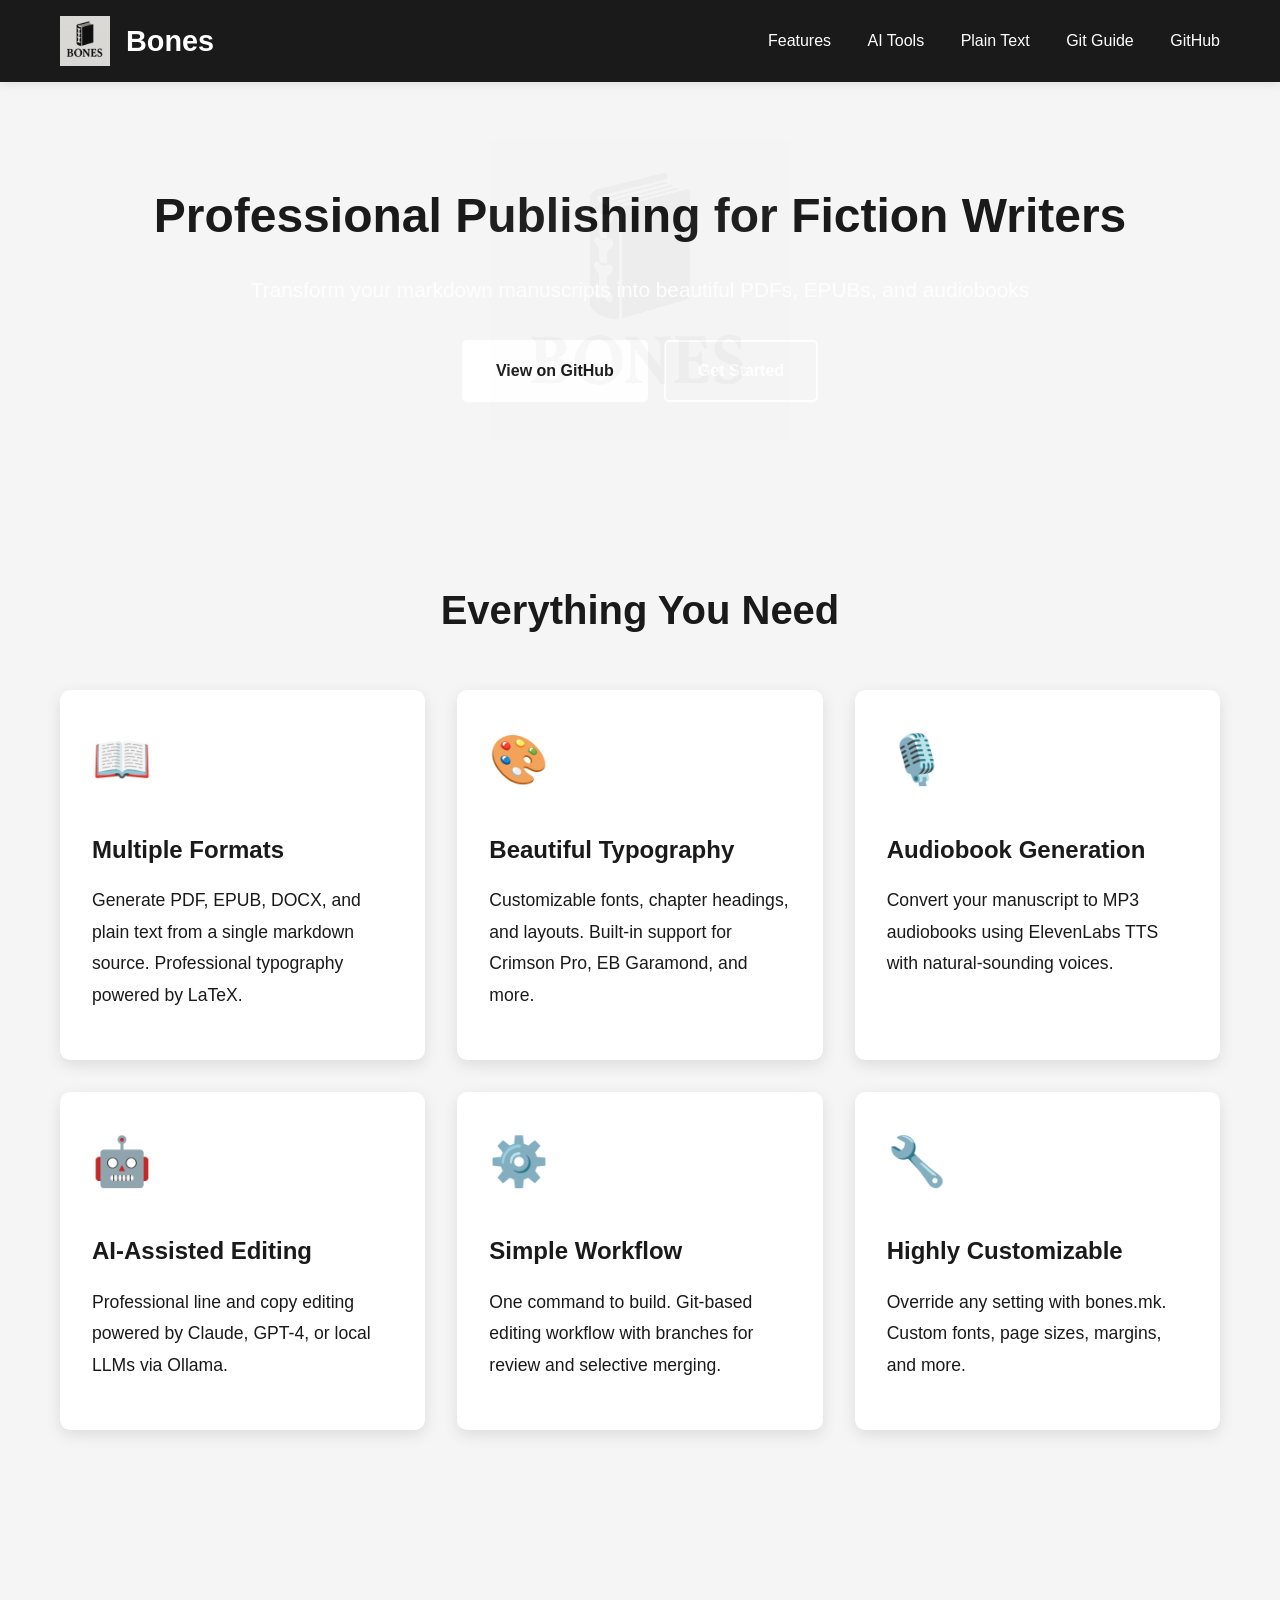
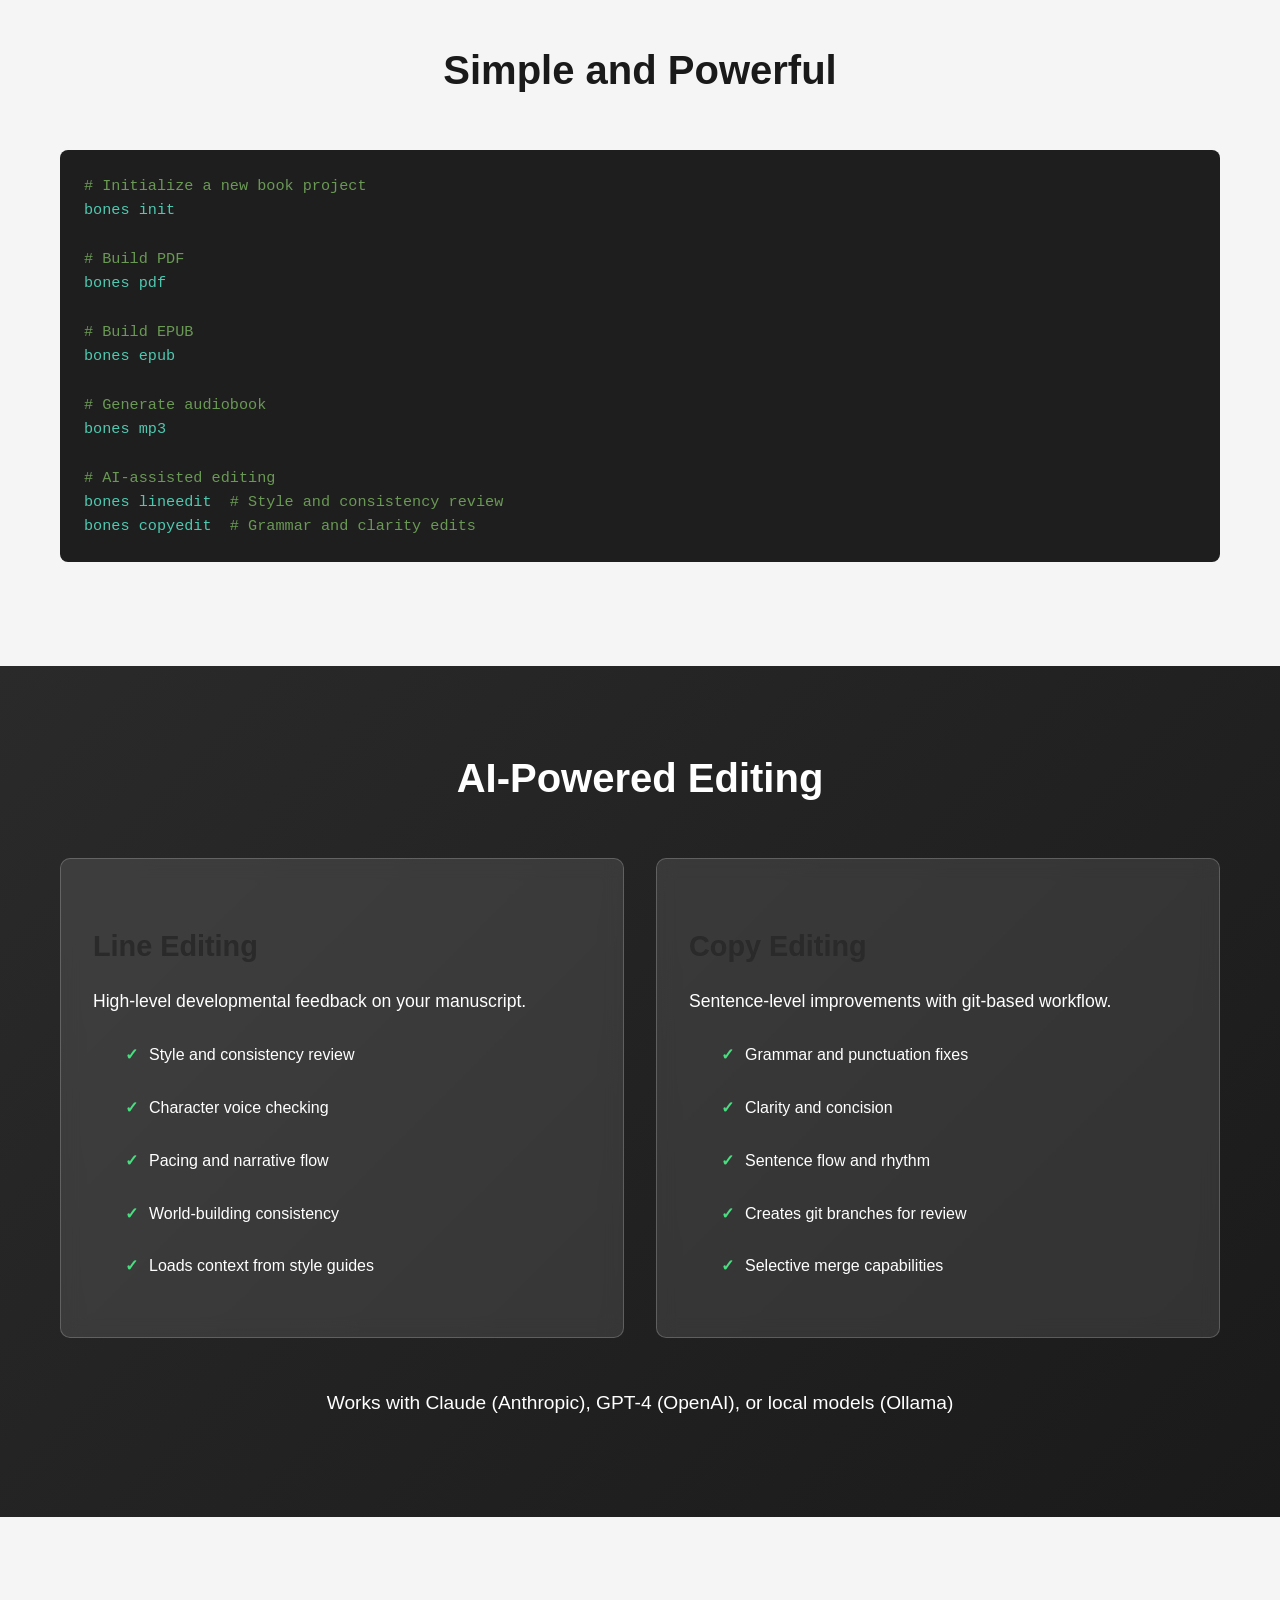
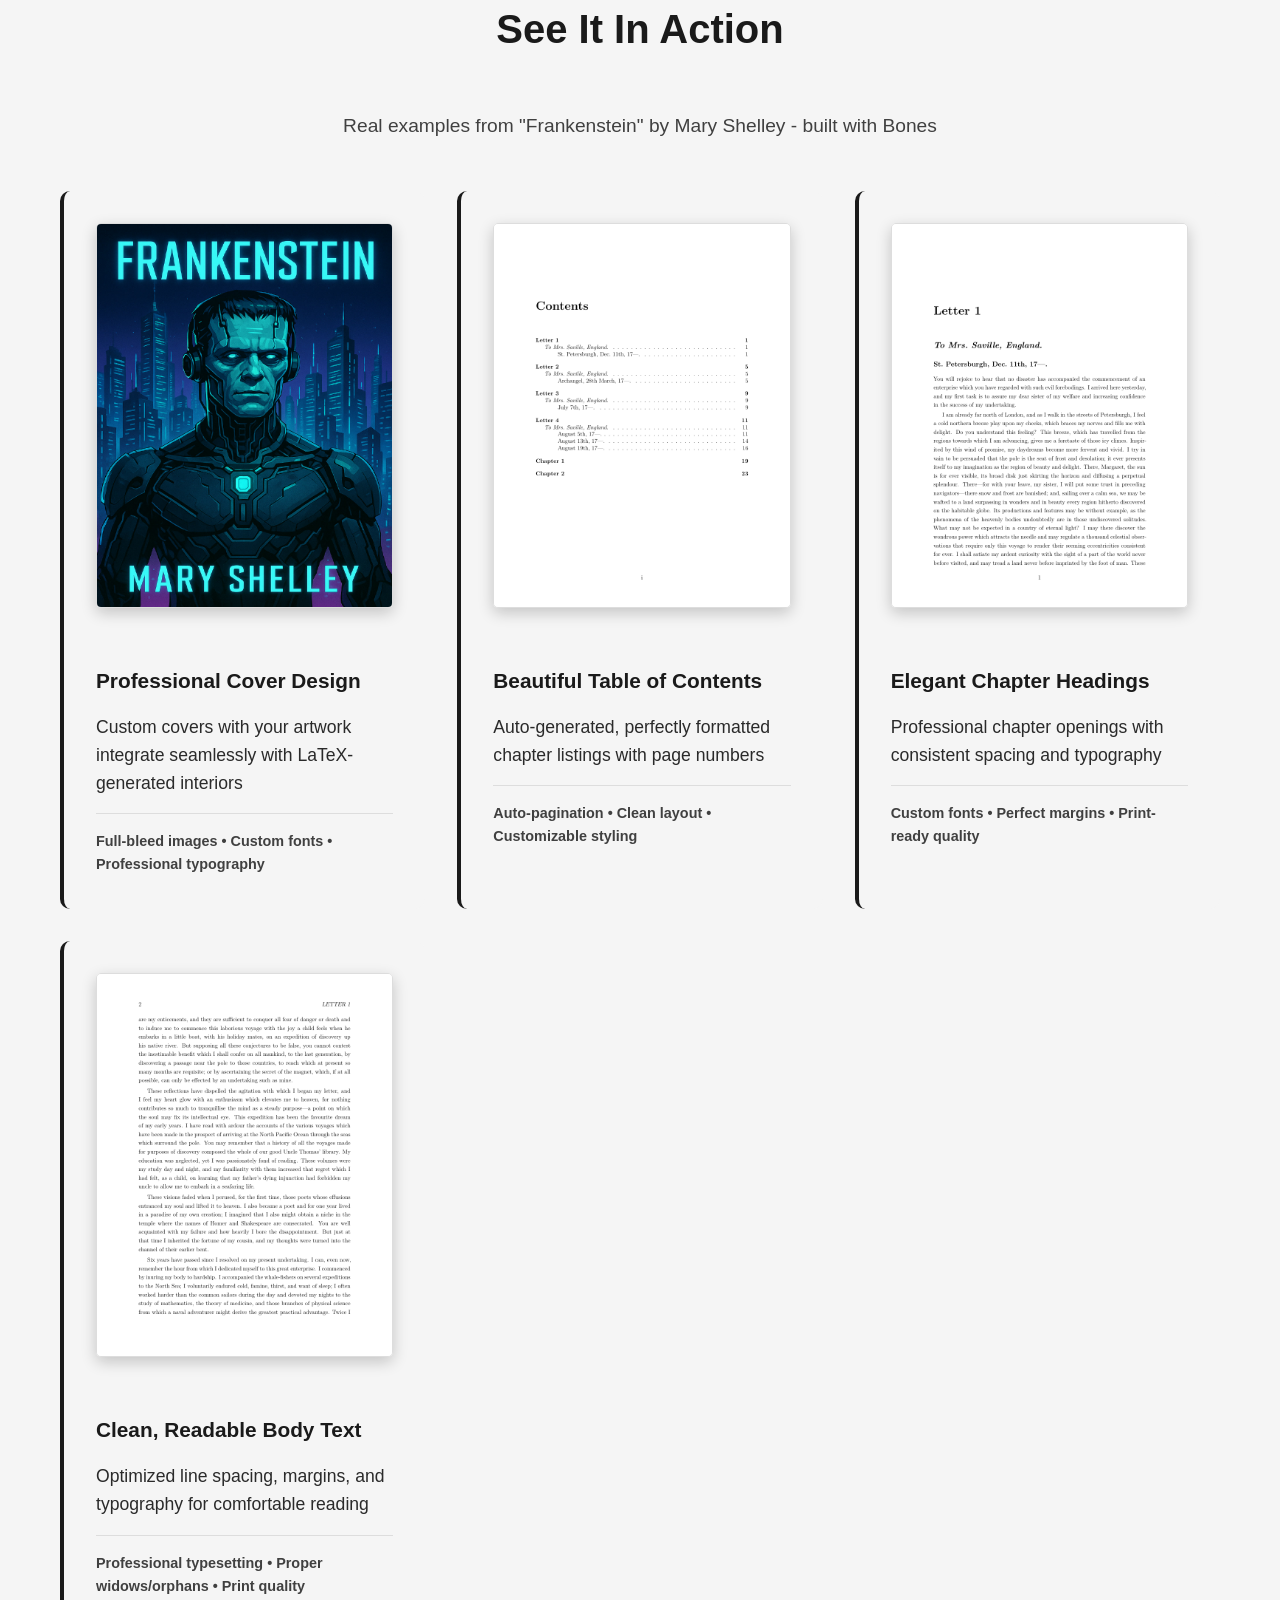
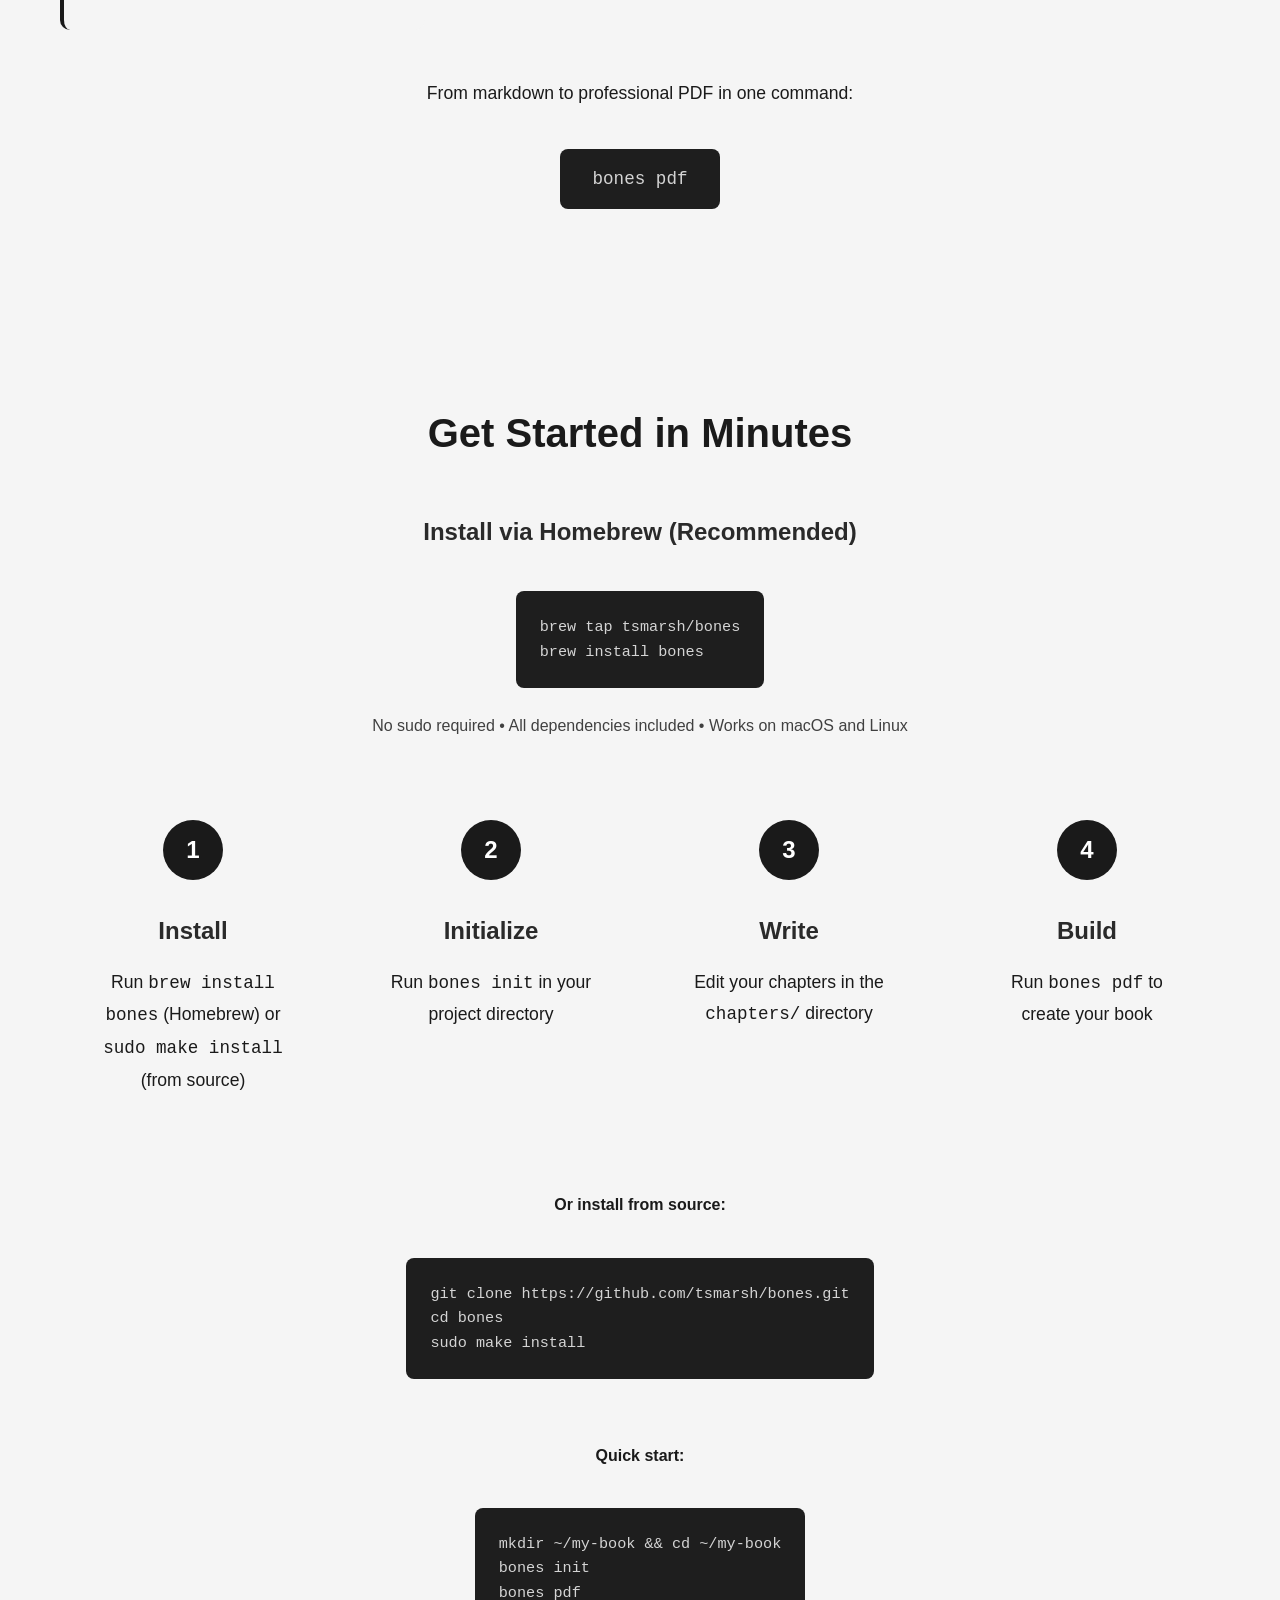
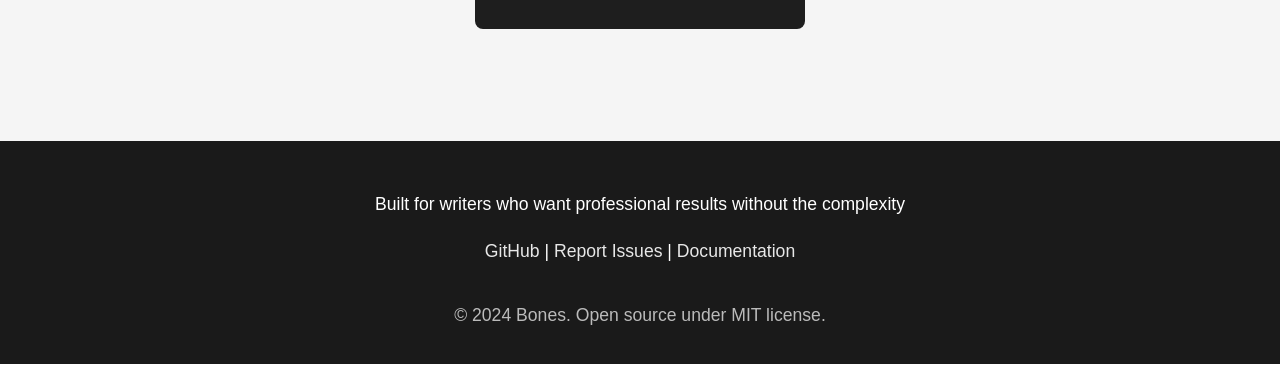
<file: docs/index.html>
<!DOCTYPE html>
<html lang="en">
<head>
    <meta charset="UTF-8">
    <meta name="viewport" content="width=device-width, initial-scale=1.0">
    <meta name="description" content="Bones - A professional publishing toolchain for fiction writers. Transform markdown into beautiful PDFs, EPUBs, and audiobooks with AI-assisted editing.">
    <title>Bones - Professional Publishing for Fiction Writers</title>
    <link rel="stylesheet" href="css/bones.css">
</head>
<body>
    <header>
        <div class="container">
            <div class="logo-container">
                <img src="images/logo.png" alt="Bones Logo" class="logo">
                <h1>Bones</h1>
            </div>
            <nav>
                <a href="#features">Features</a>
                <a href="#ai">AI Tools</a>
                <a href="plain-text-workflow.html">Plain Text</a>
                <a href="git-for-authors.html">Git Guide</a>
                <a href="https://github.com/tsmarsh/bones">GitHub</a>
            </nav>
        </div>
    </header>

    <section class="hero">
        <div class="container">
            <h2>Professional Publishing for Fiction Writers</h2>
            <p>Transform your markdown manuscripts into beautiful PDFs, EPUBs, and audiobooks</p>
            <div class="cta-buttons">
                <a href="https://github.com/tsmarsh/bones" class="btn btn-primary">View on GitHub</a>
                <a href="#install" class="btn btn-secondary">Get Started</a>
            </div>
        </div>
    </section>

    <section id="features" class="features">
        <div class="container">
            <h2 class="section-title">Everything You Need</h2>
            <div class="feature-grid">
                <div class="feature-card">
                    <div class="feature-icon">📖</div>
                    <h3>Multiple Formats</h3>
                    <p>Generate PDF, EPUB, DOCX, and plain text from a single markdown source. Professional typography powered by LaTeX.</p>
                </div>
                <div class="feature-card">
                    <div class="feature-icon">🎨</div>
                    <h3>Beautiful Typography</h3>
                    <p>Customizable fonts, chapter headings, and layouts. Built-in support for Crimson Pro, EB Garamond, and more.</p>
                </div>
                <div class="feature-card">
                    <div class="feature-icon">🎙️</div>
                    <h3>Audiobook Generation</h3>
                    <p>Convert your manuscript to MP3 audiobooks using ElevenLabs TTS with natural-sounding voices.</p>
                </div>
                <div class="feature-card">
                    <div class="feature-icon">🤖</div>
                    <h3>AI-Assisted Editing</h3>
                    <p>Professional line and copy editing powered by Claude, GPT-4, or local LLMs via Ollama.</p>
                </div>
                <div class="feature-card">
                    <div class="feature-icon">⚙️</div>
                    <h3>Simple Workflow</h3>
                    <p>One command to build. Git-based editing workflow with branches for review and selective merging.</p>
                </div>
                <div class="feature-card">
                    <div class="feature-icon">🔧</div>
                    <h3>Highly Customizable</h3>
                    <p>Override any setting with bones.mk. Custom fonts, page sizes, margins, and more.</p>
                </div>
            </div>
        </div>
    </section>

    <section class="code-demo">
        <div class="container">
            <h2 class="section-title">Simple and Powerful</h2>
            <pre><code><span class="comment"># Initialize a new book project</span>
<span class="command">bones init</span>

<span class="comment"># Build PDF</span>
<span class="command">bones pdf</span>

<span class="comment"># Build EPUB</span>
<span class="command">bones epub</span>

<span class="comment"># Generate audiobook</span>
<span class="command">bones mp3</span>

<span class="comment"># AI-assisted editing</span>
<span class="command">bones lineedit</span>  <span class="comment"># Style and consistency review</span>
<span class="command">bones copyedit</span>  <span class="comment"># Grammar and clarity edits</span></code></pre>
        </div>
    </section>

    <section id="ai" class="ai-features">
        <div class="container">
            <h2 class="section-title">AI-Powered Editing</h2>
            <div class="ai-grid">
                <div class="ai-card">
                    <h3>Line Editing</h3>
                    <p>High-level developmental feedback on your manuscript.</p>
                    <ul>
                        <li>Style and consistency review</li>
                        <li>Character voice checking</li>
                        <li>Pacing and narrative flow</li>
                        <li>World-building consistency</li>
                        <li>Loads context from style guides</li>
                    </ul>
                </div>
                <div class="ai-card">
                    <h3>Copy Editing</h3>
                    <p>Sentence-level improvements with git-based workflow.</p>
                    <ul>
                        <li>Grammar and punctuation fixes</li>
                        <li>Clarity and concision</li>
                        <li>Sentence flow and rhythm</li>
                        <li>Creates git branches for review</li>
                        <li>Selective merge capabilities</li>
                    </ul>
                </div>
            </div>
            <div style="text-align: center; margin-top: 3rem;">
                <p style="font-size: 1.2rem;">Works with Claude (Anthropic), GPT-4 (OpenAI), or local models (Ollama)</p>
            </div>
        </div>
    </section>

    <section class="showcase">
        <div class="container">
            <h2 class="section-title">See It In Action</h2>
            <p style="text-align: center; font-size: 1.2rem; margin-bottom: 3rem; color: var(--accent);">
                Real examples from "Frankenstein" by Mary Shelley - built with Bones
            </p>

            <div class="showcase-grid">
                <div class="showcase-item">
                    <img src="images/showcase/cover-01.png" alt="Frankenstein book cover" class="showcase-image">
                    <h3>Professional Cover Design</h3>
                    <p>Custom covers with your artwork integrate seamlessly with LaTeX-generated interiors</p>
                    <div class="feature-highlight">Full-bleed images • Custom fonts • Professional typography</div>
                </div>

                <div class="showcase-item">
                    <img src="images/showcase/toc-03.png" alt="Table of contents" class="showcase-image">
                    <h3>Beautiful Table of Contents</h3>
                    <p>Auto-generated, perfectly formatted chapter listings with page numbers</p>
                    <div class="feature-highlight">Auto-pagination • Clean layout • Customizable styling</div>
                </div>

                <div class="showcase-item">
                    <img src="images/showcase/chapter-05.png" alt="Chapter heading" class="showcase-image">
                    <h3>Elegant Chapter Headings</h3>
                    <p>Professional chapter openings with consistent spacing and typography</p>
                    <div class="feature-highlight">Custom fonts • Perfect margins • Print-ready quality</div>
                </div>

                <div class="showcase-item">
                    <img src="images/showcase/body-06.png" alt="Body text sample" class="showcase-image">
                    <h3>Clean, Readable Body Text</h3>
                    <p>Optimized line spacing, margins, and typography for comfortable reading</p>
                    <div class="feature-highlight">Professional typesetting • Proper widows/orphans • Print quality</div>
                </div>
            </div>

            <div style="text-align: center; margin-top: 3rem;">
                <p style="font-size: 1.1rem; margin-bottom: 1rem;">From markdown to professional PDF in one command:</p>
                <pre style="display: inline-block; text-align: left; padding: 1rem 2rem; font-size: 1.1rem;"><code>bones pdf</code></pre>
            </div>
        </div>
    </section>

    <section id="install" class="installation">
        <div class="container">
            <h2 class="section-title">Get Started in Minutes</h2>

            <div style="text-align: center; margin-bottom: 3rem;">
                <h3 style="font-size: 1.5rem; margin-bottom: 1rem;">Install via Homebrew (Recommended)</h3>
                <pre style="display: inline-block; text-align: left; margin-bottom: 1rem;"><code>brew tap tsmarsh/bones
brew install bones</code></pre>
                <p style="font-size: 1rem; color: var(--accent);">No sudo required • All dependencies included • Works on macOS and Linux</p>
            </div>

            <div class="install-steps">
                <div class="step">
                    <div class="step-number">1</div>
                    <h3>Install</h3>
                    <p>Run <code>brew install bones</code> (Homebrew) or <code>sudo make install</code> (from source)</p>
                </div>
                <div class="step">
                    <div class="step-number">2</div>
                    <h3>Initialize</h3>
                    <p>Run <code>bones init</code> in your project directory</p>
                </div>
                <div class="step">
                    <div class="step-number">3</div>
                    <h3>Write</h3>
                    <p>Edit your chapters in the <code>chapters/</code> directory</p>
                </div>
                <div class="step">
                    <div class="step-number">4</div>
                    <h3>Build</h3>
                    <p>Run <code>bones pdf</code> to create your book</p>
                </div>
            </div>

            <div style="text-align: center; margin-top: 3rem;">
                <h4 style="margin-bottom: 1rem;">Or install from source:</h4>
                <pre style="display: inline-block; text-align: left;"><code>git clone https://github.com/tsmarsh/bones.git
cd bones
sudo make install</code></pre>
            </div>

            <div style="text-align: center; margin-top: 2rem;">
                <h4 style="margin-bottom: 1rem;">Quick start:</h4>
                <pre style="display: inline-block; text-align: left;"><code>mkdir ~/my-book && cd ~/my-book
bones init
bones pdf</code></pre>
            </div>
        </div>
    </section>

    <footer>
        <div class="container">
            <p style="margin-bottom: 1rem; font-size: 1.1rem;">Built for writers who want professional results without the complexity</p>
            <p><a href="https://github.com/tsmarsh/bones">GitHub</a> | <a href="https://github.com/tsmarsh/bones/issues">Report Issues</a> | <a href="https://github.com/tsmarsh/bones/blob/main/README.md">Documentation</a></p>
            <p style="margin-top: 2rem; opacity: 0.7;">&copy; 2024 Bones. Open source under MIT license.</p>
        </div>
    </footer>
</body>
</html>
</file>
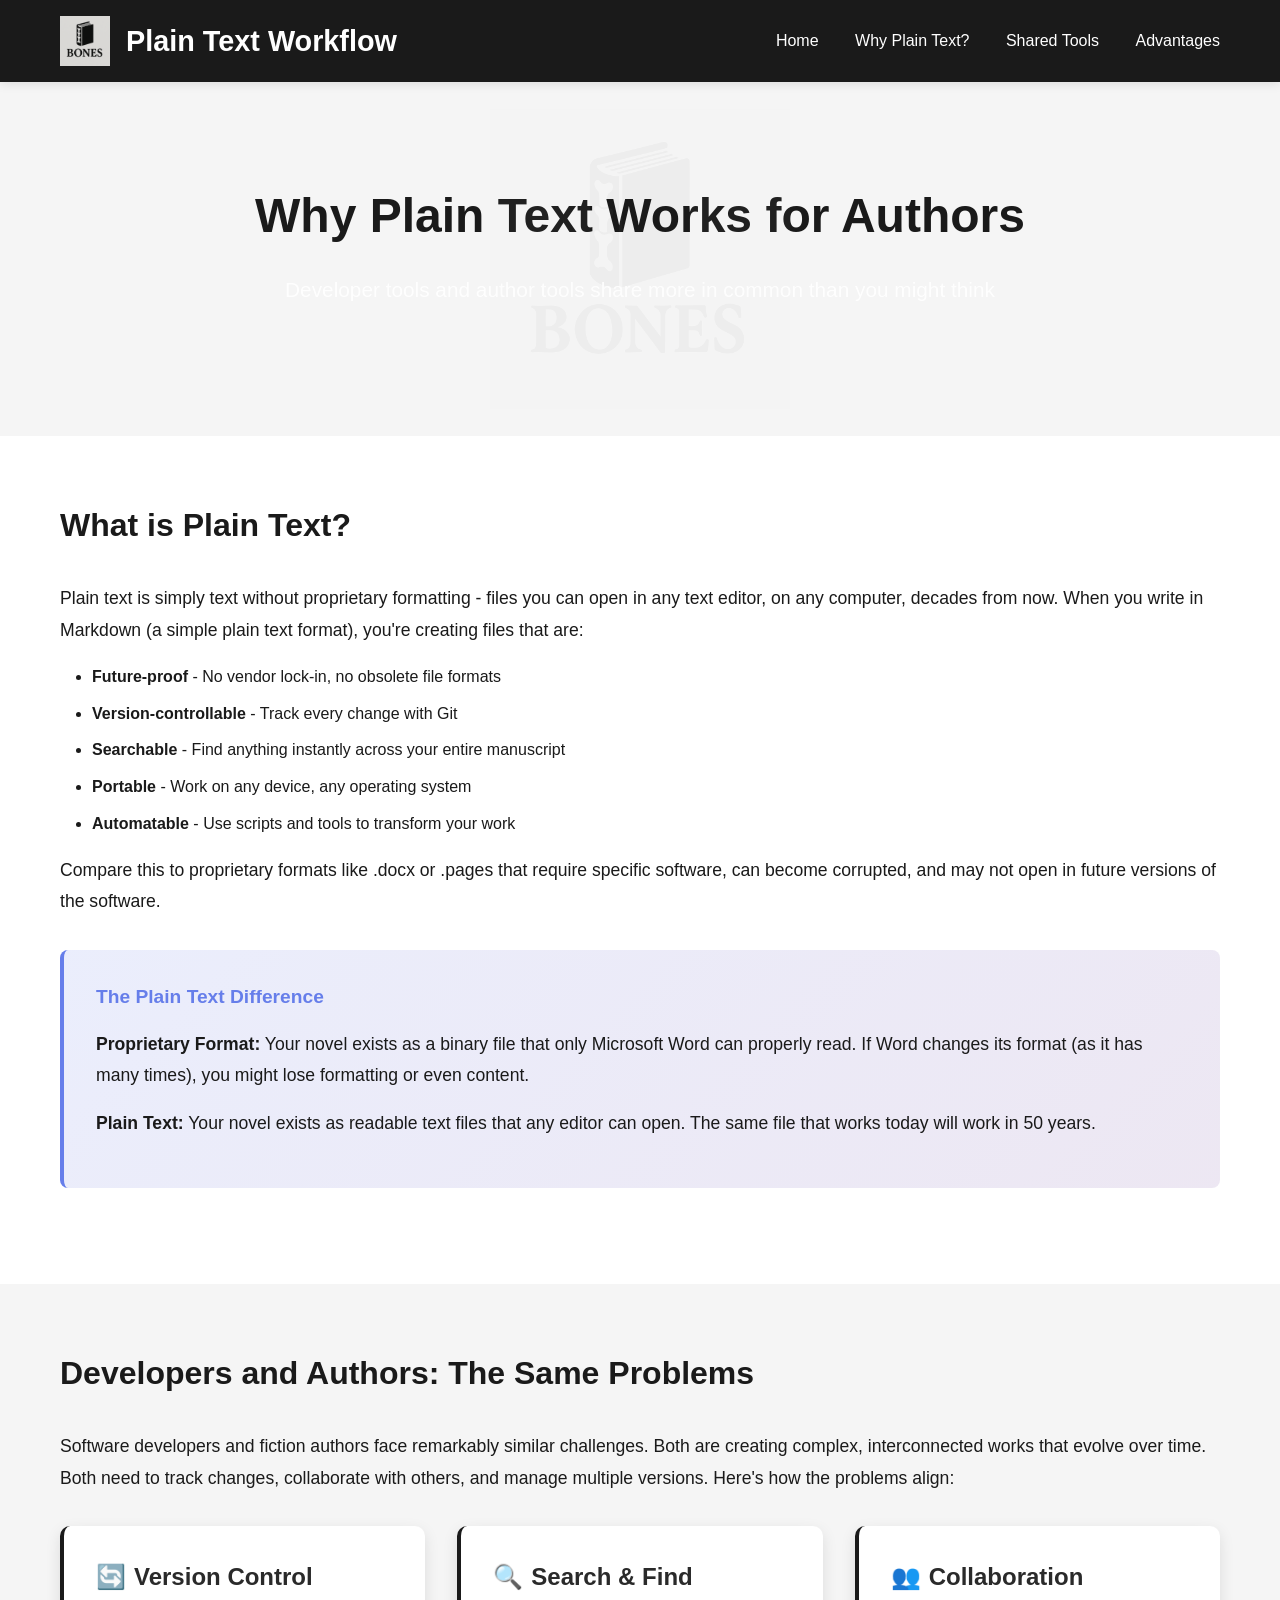
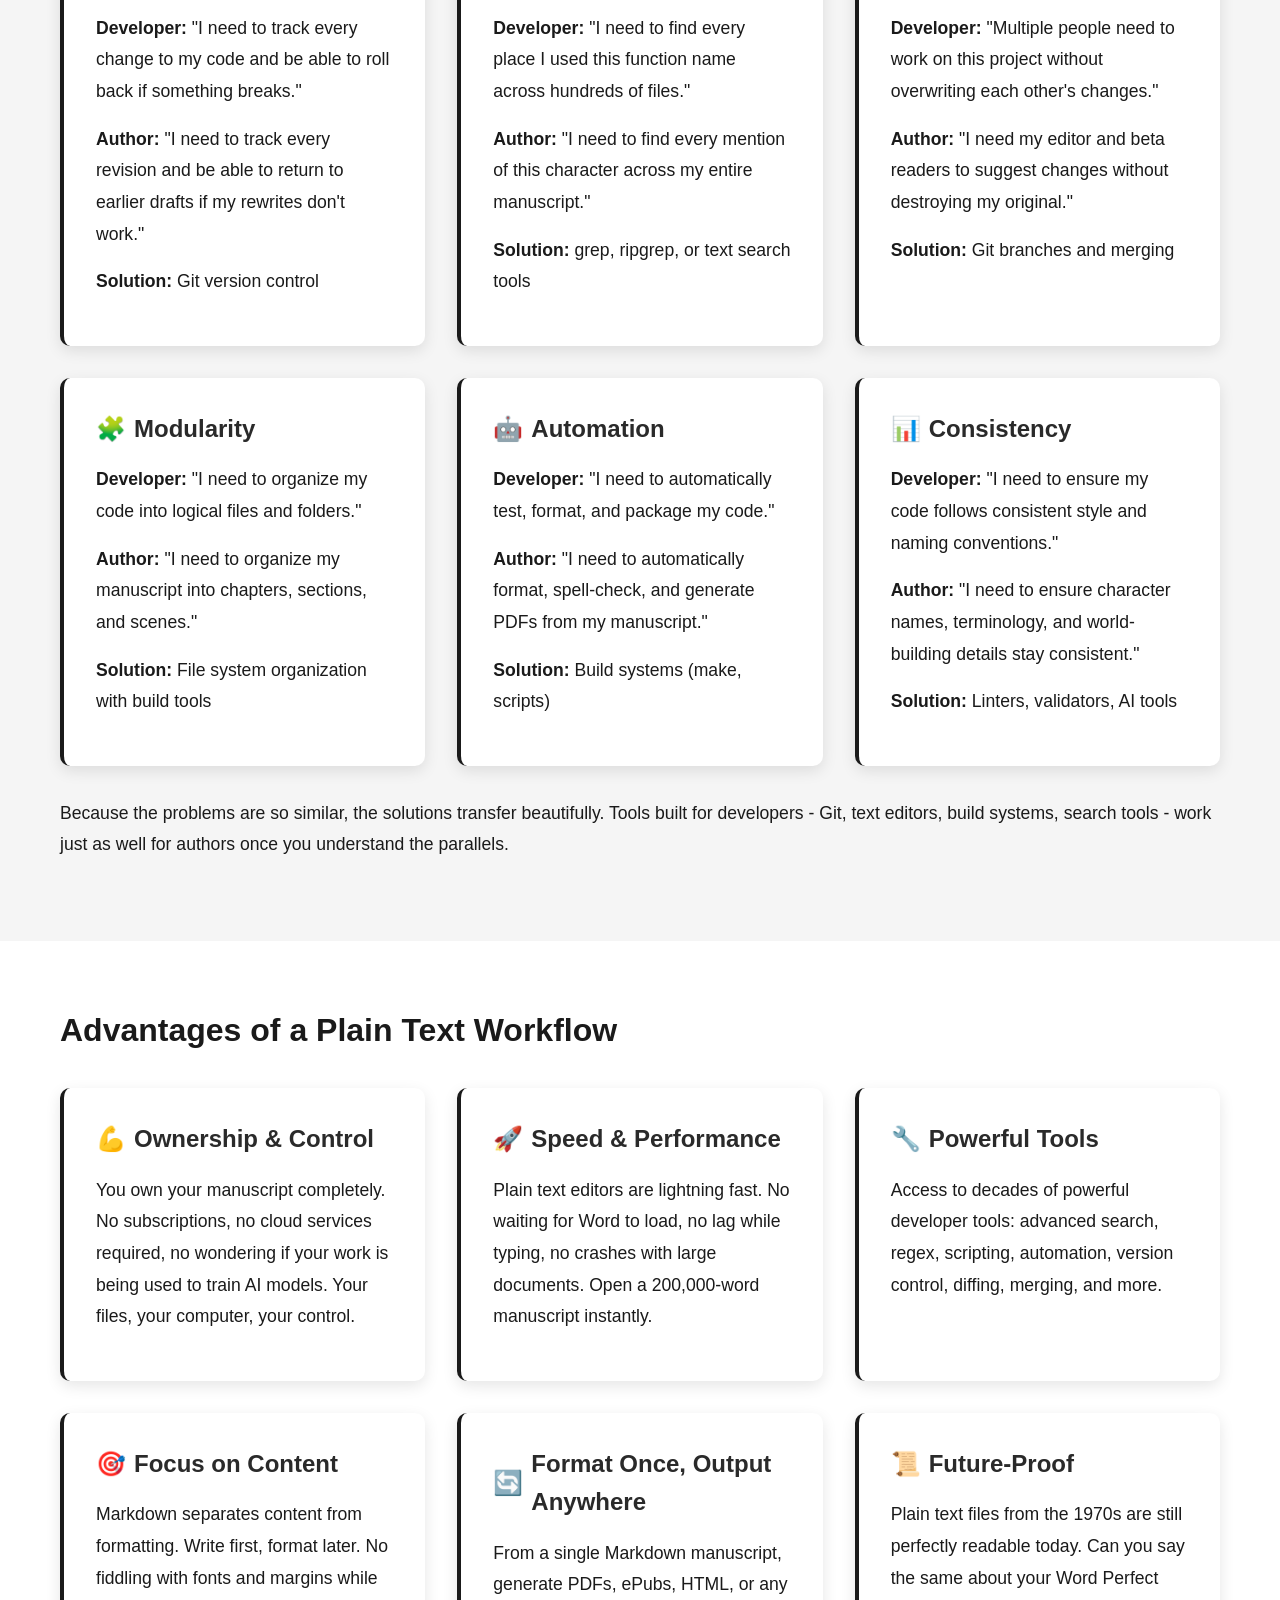
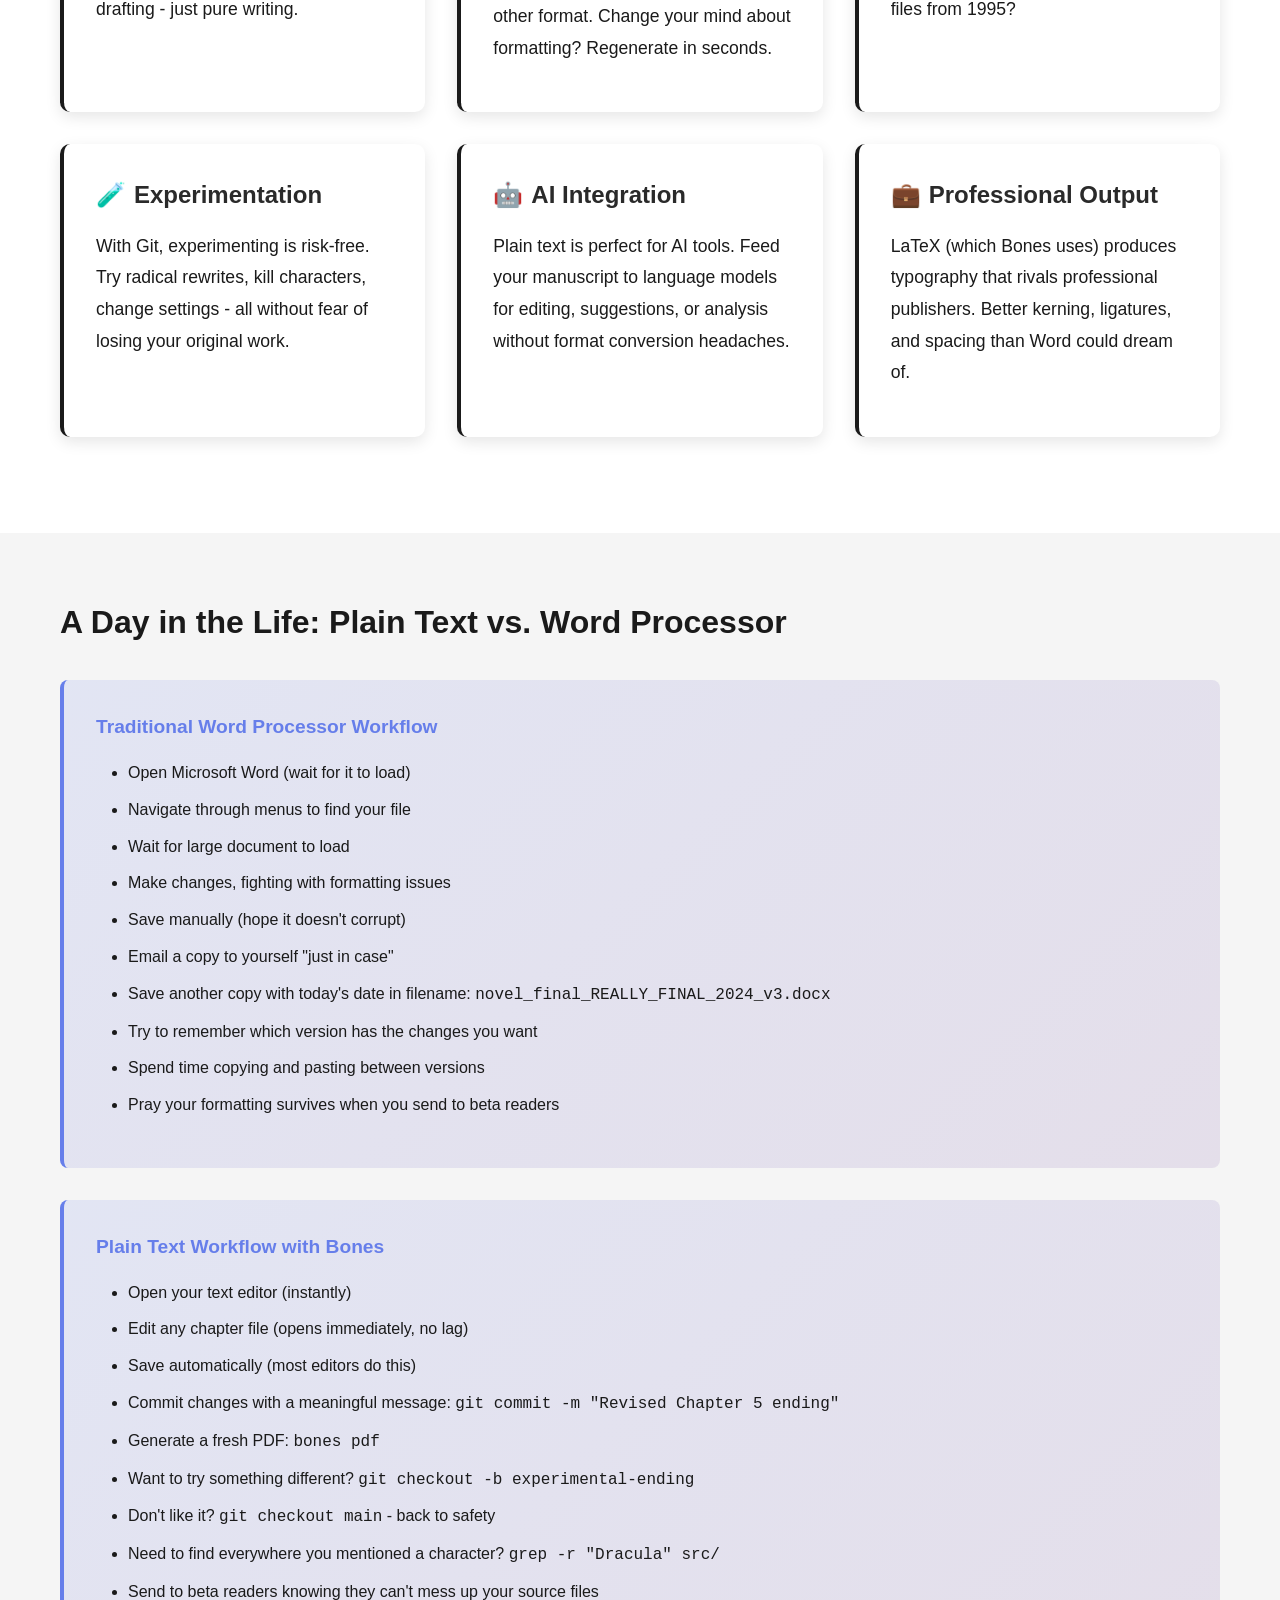
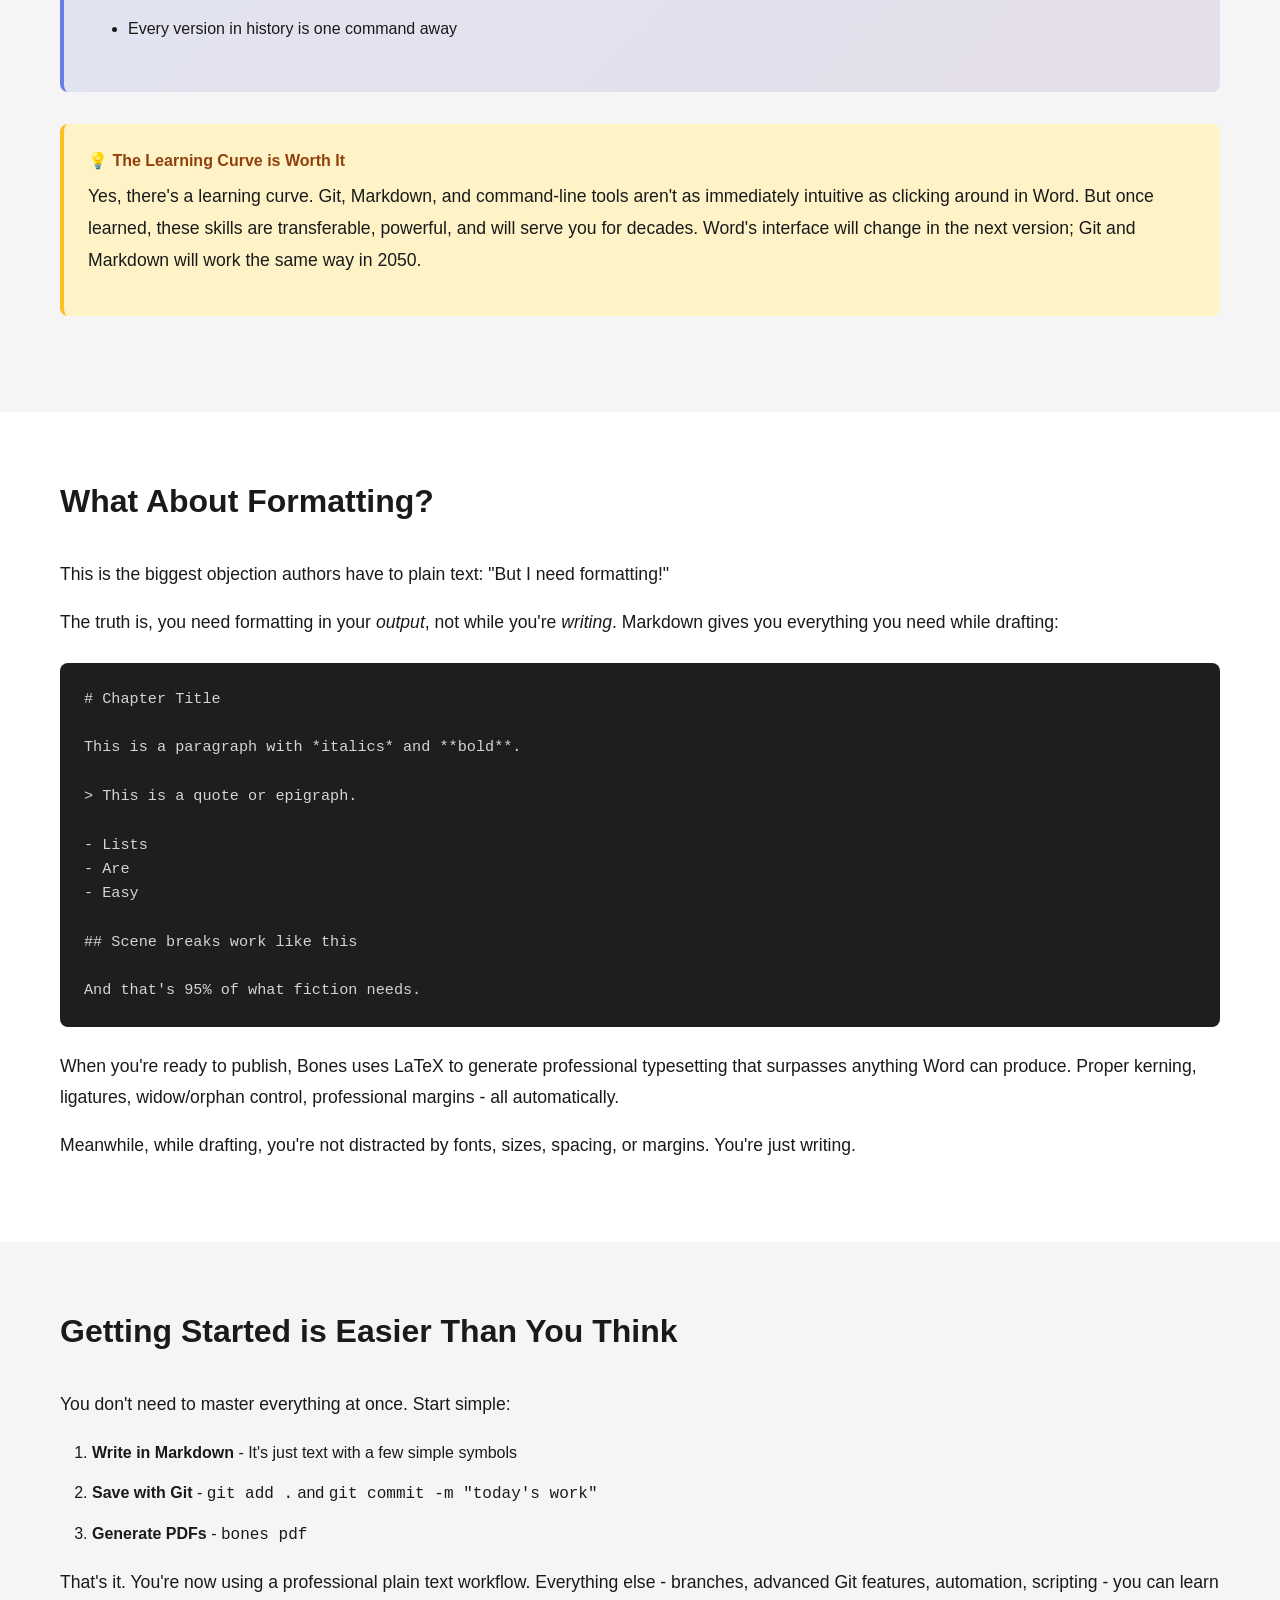
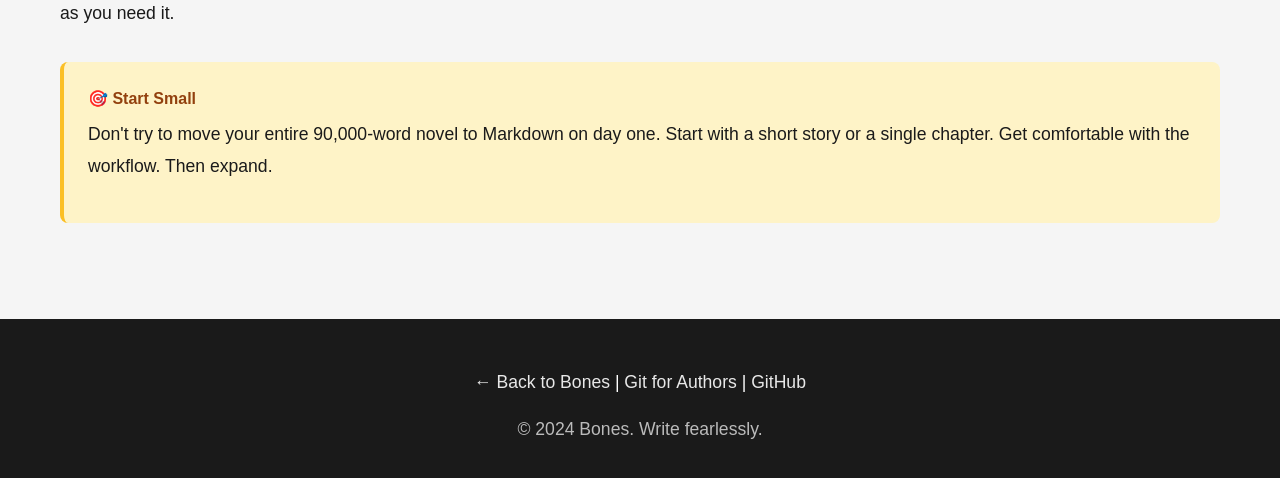
<file: docs/plain-text-workflow.html>
<!DOCTYPE html>
<html lang="en">
<head>
    <meta charset="UTF-8">
    <meta name="viewport" content="width=device-width, initial-scale=1.0">
    <meta name="description" content="Why Plain Text Workflows Work for Authors - Bones Publishing">
    <title>Plain Text Workflow for Authors - Bones Publishing</title>
    <link rel="stylesheet" href="css/bones.css">
</head>
<body>
    <header>
        <div class="container">
            <div class="logo-container">
                <img src="images/logo.png" alt="Bones Logo" class="logo">
                <h1>Plain Text Workflow</h1>
            </div>
            <nav>
                <a href="index.html">Home</a>
                <a href="#why-plain-text">Why Plain Text?</a>
                <a href="#developers-and-authors">Shared Tools</a>
                <a href="#advantages">Advantages</a>
            </nav>
        </div>
    </header>

    <section class="hero">
        <div class="container">
            <h2>Why Plain Text Works for Authors</h2>
            <p>Developer tools and author tools share more in common than you might think</p>
        </div>
    </section>

    <section id="why-plain-text">
        <div class="container">
            <h2>What is Plain Text?</h2>
            <p>Plain text is simply text without proprietary formatting - files you can open in any text editor, on any computer, decades from now. When you write in Markdown (a simple plain text format), you're creating files that are:</p>

            <ul>
                <li><strong>Future-proof</strong> - No vendor lock-in, no obsolete file formats</li>
                <li><strong>Version-controllable</strong> - Track every change with Git</li>
                <li><strong>Searchable</strong> - Find anything instantly across your entire manuscript</li>
                <li><strong>Portable</strong> - Work on any device, any operating system</li>
                <li><strong>Automatable</strong> - Use scripts and tools to transform your work</li>
            </ul>

            <p>Compare this to proprietary formats like .docx or .pages that require specific software, can become corrupted, and may not open in future versions of the software.</p>

            <div class="workflow">
                <h4>The Plain Text Difference</h4>
                <p><strong>Proprietary Format:</strong> Your novel exists as a binary file that only Microsoft Word can properly read. If Word changes its format (as it has many times), you might lose formatting or even content.</p>
                <p><strong>Plain Text:</strong> Your novel exists as readable text files that any editor can open. The same file that works today will work in 50 years.</p>
            </div>
        </div>
    </section>

    <section id="developers-and-authors">
        <div class="container">
            <h2>Developers and Authors: The Same Problems</h2>
            <p>Software developers and fiction authors face remarkably similar challenges. Both are creating complex, interconnected works that evolve over time. Both need to track changes, collaborate with others, and manage multiple versions. Here's how the problems align:</p>

            <div class="comparison-grid">
                <div class="comparison-card">
                    <h3><span class="comparison-icon">🔄</span> Version Control</h3>
                    <p><strong>Developer:</strong> "I need to track every change to my code and be able to roll back if something breaks."</p>
                    <p><strong>Author:</strong> "I need to track every revision and be able to return to earlier drafts if my rewrites don't work."</p>
                    <p><strong>Solution:</strong> Git version control</p>
                </div>

                <div class="comparison-card">
                    <h3><span class="comparison-icon">🔍</span> Search & Find</h3>
                    <p><strong>Developer:</strong> "I need to find every place I used this function name across hundreds of files."</p>
                    <p><strong>Author:</strong> "I need to find every mention of this character across my entire manuscript."</p>
                    <p><strong>Solution:</strong> grep, ripgrep, or text search tools</p>
                </div>

                <div class="comparison-card">
                    <h3><span class="comparison-icon">👥</span> Collaboration</h3>
                    <p><strong>Developer:</strong> "Multiple people need to work on this project without overwriting each other's changes."</p>
                    <p><strong>Author:</strong> "I need my editor and beta readers to suggest changes without destroying my original."</p>
                    <p><strong>Solution:</strong> Git branches and merging</p>
                </div>

                <div class="comparison-card">
                    <h3><span class="comparison-icon">🧩</span> Modularity</h3>
                    <p><strong>Developer:</strong> "I need to organize my code into logical files and folders."</p>
                    <p><strong>Author:</strong> "I need to organize my manuscript into chapters, sections, and scenes."</p>
                    <p><strong>Solution:</strong> File system organization with build tools</p>
                </div>

                <div class="comparison-card">
                    <h3><span class="comparison-icon">🤖</span> Automation</h3>
                    <p><strong>Developer:</strong> "I need to automatically test, format, and package my code."</p>
                    <p><strong>Author:</strong> "I need to automatically format, spell-check, and generate PDFs from my manuscript."</p>
                    <p><strong>Solution:</strong> Build systems (make, scripts)</p>
                </div>

                <div class="comparison-card">
                    <h3><span class="comparison-icon">📊</span> Consistency</h3>
                    <p><strong>Developer:</strong> "I need to ensure my code follows consistent style and naming conventions."</p>
                    <p><strong>Author:</strong> "I need to ensure character names, terminology, and world-building details stay consistent."</p>
                    <p><strong>Solution:</strong> Linters, validators, AI tools</p>
                </div>
            </div>

            <p>Because the problems are so similar, the solutions transfer beautifully. Tools built for developers - Git, text editors, build systems, search tools - work just as well for authors once you understand the parallels.</p>
        </div>
    </section>

    <section id="advantages">
        <div class="container">
            <h2>Advantages of a Plain Text Workflow</h2>

            <div class="benefits">
                <div class="benefit-card">
                    <h3><span class="benefit-icon">💪</span> Ownership & Control</h3>
                    <p>You own your manuscript completely. No subscriptions, no cloud services required, no wondering if your work is being used to train AI models. Your files, your computer, your control.</p>
                </div>

                <div class="benefit-card">
                    <h3><span class="benefit-icon">🚀</span> Speed & Performance</h3>
                    <p>Plain text editors are lightning fast. No waiting for Word to load, no lag while typing, no crashes with large documents. Open a 200,000-word manuscript instantly.</p>
                </div>

                <div class="benefit-card">
                    <h3><span class="benefit-icon">🔧</span> Powerful Tools</h3>
                    <p>Access to decades of powerful developer tools: advanced search, regex, scripting, automation, version control, diffing, merging, and more.</p>
                </div>

                <div class="benefit-card">
                    <h3><span class="benefit-icon">🎯</span> Focus on Content</h3>
                    <p>Markdown separates content from formatting. Write first, format later. No fiddling with fonts and margins while drafting - just pure writing.</p>
                </div>

                <div class="benefit-card">
                    <h3><span class="benefit-icon">🔄</span> Format Once, Output Anywhere</h3>
                    <p>From a single Markdown manuscript, generate PDFs, ePubs, HTML, or any other format. Change your mind about formatting? Regenerate in seconds.</p>
                </div>

                <div class="benefit-card">
                    <h3><span class="benefit-icon">📜</span> Future-Proof</h3>
                    <p>Plain text files from the 1970s are still perfectly readable today. Can you say the same about your Word Perfect files from 1995?</p>
                </div>

                <div class="benefit-card">
                    <h3><span class="benefit-icon">🧪</span> Experimentation</h3>
                    <p>With Git, experimenting is risk-free. Try radical rewrites, kill characters, change settings - all without fear of losing your original work.</p>
                </div>

                <div class="benefit-card">
                    <h3><span class="benefit-icon">🤖</span> AI Integration</h3>
                    <p>Plain text is perfect for AI tools. Feed your manuscript to language models for editing, suggestions, or analysis without format conversion headaches.</p>
                </div>

                <div class="benefit-card">
                    <h3><span class="benefit-icon">💼</span> Professional Output</h3>
                    <p>LaTeX (which Bones uses) produces typography that rivals professional publishers. Better kerning, ligatures, and spacing than Word could dream of.</p>
                </div>
            </div>
        </div>
    </section>

    <section>
        <div class="container">
            <h2>A Day in the Life: Plain Text vs. Word Processor</h2>

            <div class="workflow">
                <h4>Traditional Word Processor Workflow</h4>
                <ul>
                    <li>Open Microsoft Word (wait for it to load)</li>
                    <li>Navigate through menus to find your file</li>
                    <li>Wait for large document to load</li>
                    <li>Make changes, fighting with formatting issues</li>
                    <li>Save manually (hope it doesn't corrupt)</li>
                    <li>Email a copy to yourself "just in case"</li>
                    <li>Save another copy with today's date in filename: <code>novel_final_REALLY_FINAL_2024_v3.docx</code></li>
                    <li>Try to remember which version has the changes you want</li>
                    <li>Spend time copying and pasting between versions</li>
                    <li>Pray your formatting survives when you send to beta readers</li>
                </ul>
            </div>

            <div class="workflow">
                <h4>Plain Text Workflow with Bones</h4>
                <ul>
                    <li>Open your text editor (instantly)</li>
                    <li>Edit any chapter file (opens immediately, no lag)</li>
                    <li>Save automatically (most editors do this)</li>
                    <li>Commit changes with a meaningful message: <code>git commit -m "Revised Chapter 5 ending"</code></li>
                    <li>Generate a fresh PDF: <code>bones pdf</code></li>
                    <li>Want to try something different? <code>git checkout -b experimental-ending</code></li>
                    <li>Don't like it? <code>git checkout main</code> - back to safety</li>
                    <li>Need to find everywhere you mentioned a character? <code>grep -r "Dracula" src/</code></li>
                    <li>Send to beta readers knowing they can't mess up your source files</li>
                    <li>Every version in history is one command away</li>
                </ul>
            </div>

            <div class="tip">
                <div class="tip-title">💡 The Learning Curve is Worth It</div>
                <p>Yes, there's a learning curve. Git, Markdown, and command-line tools aren't as immediately intuitive as clicking around in Word. But once learned, these skills are transferable, powerful, and will serve you for decades. Word's interface will change in the next version; Git and Markdown will work the same way in 2050.</p>
            </div>
        </div>
    </section>

    <section>
        <div class="container">
            <h2>What About Formatting?</h2>
            <p>This is the biggest objection authors have to plain text: "But I need formatting!"</p>

            <p>The truth is, you need formatting in your <em>output</em>, not while you're <em>writing</em>. Markdown gives you everything you need while drafting:</p>

            <pre><code># Chapter Title

This is a paragraph with *italics* and **bold**.

> This is a quote or epigraph.

- Lists
- Are
- Easy

## Scene breaks work like this

And that's 95% of what fiction needs.</code></pre>

            <p>When you're ready to publish, Bones uses LaTeX to generate professional typesetting that surpasses anything Word can produce. Proper kerning, ligatures, widow/orphan control, professional margins - all automatically.</p>

            <p>Meanwhile, while drafting, you're not distracted by fonts, sizes, spacing, or margins. You're just writing.</p>
        </div>
    </section>

    <section>
        <div class="container">
            <h2>Getting Started is Easier Than You Think</h2>
            <p>You don't need to master everything at once. Start simple:</p>

            <ol style="margin-left: 2rem; line-height: 2;">
                <li><strong>Write in Markdown</strong> - It's just text with a few simple symbols</li>
                <li><strong>Save with Git</strong> - <code>git add .</code> and <code>git commit -m "today's work"</code></li>
                <li><strong>Generate PDFs</strong> - <code>bones pdf</code></li>
            </ol>

            <p>That's it. You're now using a professional plain text workflow. Everything else - branches, advanced Git features, automation, scripting - you can learn as you need it.</p>

            <div class="tip">
                <div class="tip-title">🎯 Start Small</div>
                <p>Don't try to move your entire 90,000-word novel to Markdown on day one. Start with a short story or a single chapter. Get comfortable with the workflow. Then expand.</p>
            </div>
        </div>
    </section>

    <footer>
        <div class="container">
            <p><a href="index.html">← Back to Bones</a> | <a href="git-for-authors.html">Git for Authors</a> | <a href="https://github.com/tsmarsh/bones">GitHub</a></p>
            <p style="margin-top: 1rem; opacity: 0.7;">&copy; 2024 Bones. Write fearlessly.</p>
        </div>
    </footer>
</body>
</html>
</file>
<file: docs/css/bones.css>
/* Bones Documentation Styles */

* {
    margin: 0;
    padding: 0;
    box-sizing: border-box;
}

:root {
    --primary: #1a1a1a;
    --secondary: #2a2a2a;
    --accent: #404040;
    --light: #f5f5f5;
    --dark: #0a0a0a;
    --code-bg: #1e1e1e;
    --bone-white: #e8e8e8;
    --success: #4ade80;
    --warning: #fbbf24;
}

body {
    font-family: -apple-system, BlinkMacSystemFont, 'Segoe UI', Roboto, 'Helvetica Neue', Arial, sans-serif;
    line-height: 1.6;
    color: var(--primary);
    background: #fff;
}

.container {
    max-width: 1200px;
    margin: 0 auto;
    padding: 0 20px;
}

/* Header */
header {
    background: var(--primary);
    color: white;
    padding: 1rem 0;
    position: sticky;
    top: 0;
    z-index: 100;
    box-shadow: 0 2px 10px rgba(0,0,0,0.1);
}

header .container {
    display: flex;
    justify-content: space-between;
    align-items: center;
}

header .logo-container {
    display: flex;
    align-items: center;
    gap: 1rem;
}

header .logo {
    height: 50px;
    width: auto;
}

header h1 {
    font-size: 1.8rem;
    font-weight: 700;
}

nav a {
    color: white;
    text-decoration: none;
    margin-left: 2rem;
    font-weight: 500;
    transition: color 0.3s;
}

nav a:hover {
    color: var(--bone-white);
}

/* Hero */
.hero {
    background: linear-gradient(135deg, var(--dark) 0%, var(--secondary) 100%);
    color: white;
    padding: 6rem 0;
    text-align: center;
    position: relative;
    overflow: hidden;
}

.hero::before {
    content: '';
    position: absolute;
    top: 50%;
    left: 50%;
    transform: translate(-50%, -50%);
    width: 300px;
    height: 300px;
    background-image: url('../images/logo.png');
    background-size: contain;
    background-repeat: no-repeat;
    opacity: 0.03;
    pointer-events: none;
}

.hero h2 {
    font-size: 3rem;
    margin-bottom: 1rem;
    font-weight: 700;
}

.hero p {
    font-size: 1.3rem;
    margin-bottom: 2rem;
    opacity: 0.9;
}

/* Buttons */
.cta-buttons {
    display: flex;
    gap: 1rem;
    justify-content: center;
    flex-wrap: wrap;
}

.btn {
    display: inline-block;
    padding: 1rem 2rem;
    border-radius: 5px;
    text-decoration: none;
    font-weight: 600;
    transition: all 0.3s;
    border: 2px solid transparent;
}

.btn-primary {
    background: white;
    color: var(--primary);
}

.btn-primary:hover {
    background: var(--bone-white);
    transform: translateY(-2px);
    box-shadow: 0 5px 15px rgba(255, 255, 255, 0.3);
}

.btn-secondary {
    background: transparent;
    color: white;
    border: 2px solid white;
}

.btn-secondary:hover {
    background: white;
    color: var(--primary);
}

/* Content sections */
section {
    padding: 4rem 0;
}

section:nth-child(even) {
    background: var(--light);
}

h2 {
    font-size: 2rem;
    margin-bottom: 2rem;
    color: var(--primary);
}

h3 {
    font-size: 1.5rem;
    margin: 2rem 0 1rem;
    color: var(--secondary);
}

p {
    margin-bottom: 1rem;
    font-size: 1.1rem;
    line-height: 1.8;
}

/* Section title */
.section-title {
    text-align: center;
    font-size: 2.5rem;
    margin-bottom: 3rem;
    color: var(--primary);
}

/* Features */
.features {
    padding: 5rem 0;
    background: var(--light);
}

.feature-grid {
    display: grid;
    grid-template-columns: repeat(auto-fit, minmax(300px, 1fr));
    gap: 2rem;
    margin-bottom: 3rem;
}

.feature-card {
    background: white;
    padding: 2rem;
    border-radius: 10px;
    box-shadow: 0 5px 15px rgba(0,0,0,0.1);
    transition: transform 0.3s;
}

.feature-card:hover {
    transform: translateY(-5px);
}

.feature-card h3 {
    color: var(--primary);
    margin-bottom: 1rem;
    font-size: 1.5rem;
}

.feature-icon {
    font-size: 3rem;
    margin-bottom: 1rem;
}

/* Benefits list */
.benefits {
    display: grid;
    grid-template-columns: repeat(auto-fit, minmax(300px, 1fr));
    gap: 2rem;
    margin: 2rem 0;
}

.benefit-card {
    background: white;
    padding: 2rem;
    border-radius: 10px;
    border-left: 4px solid var(--primary);
    box-shadow: 0 5px 15px rgba(0,0,0,0.1);
}

.benefit-card h3 {
    margin-top: 0;
    display: flex;
    align-items: center;
    gap: 0.5rem;
}

.benefit-icon {
    font-size: 1.5rem;
}

/* Comparison grid */
.comparison-grid {
    display: grid;
    grid-template-columns: repeat(auto-fit, minmax(300px, 1fr));
    gap: 2rem;
    margin: 2rem 0;
}

.comparison-card {
    background: white;
    padding: 2rem;
    border-radius: 10px;
    border-left: 4px solid var(--primary);
    box-shadow: 0 5px 15px rgba(0,0,0,0.1);
}

.comparison-card h3 {
    margin-top: 0;
    display: flex;
    align-items: center;
    gap: 0.5rem;
}

.comparison-icon {
    font-size: 1.5rem;
}

/* Code blocks */
.code-demo {
    padding: 5rem 0;
    background: white;
}

pre {
    background: var(--code-bg);
    color: #d4d4d4;
    padding: 1.5rem;
    border-radius: 8px;
    overflow-x: auto;
    margin: 1.5rem 0;
    font-size: 0.95rem;
}

code {
    font-family: 'Courier New', Courier, monospace;
}

.comment {
    color: #6a9955;
}

.command {
    color: #4ec9b0;
}

/* AI Features */
.ai-features {
    padding: 5rem 0;
    background: linear-gradient(135deg, var(--secondary) 0%, var(--primary) 100%);
    color: white;
}

.ai-features .section-title {
    color: white;
}

.ai-grid {
    display: grid;
    grid-template-columns: repeat(auto-fit, minmax(350px, 1fr));
    gap: 2rem;
}

.ai-card {
    background: rgba(255,255,255,0.1);
    backdrop-filter: blur(10px);
    padding: 2rem;
    border-radius: 10px;
    border: 1px solid rgba(255,255,255,0.2);
}

.ai-card h3 {
    font-size: 1.8rem;
    margin-bottom: 1rem;
}

.ai-card ul {
    list-style: none;
    margin-top: 1rem;
}

.ai-card li {
    padding: 0.5rem 0;
    padding-left: 1.5rem;
    position: relative;
}

.ai-card li:before {
    content: "✓";
    position: absolute;
    left: 0;
    color: #4ade80;
    font-weight: bold;
}

/* Showcase */
.showcase {
    padding: 5rem 0;
    background: white;
}

.showcase-grid {
    display: grid;
    grid-template-columns: repeat(auto-fit, minmax(280px, 1fr));
    gap: 2rem;
}

.showcase-item {
    background: var(--light);
    padding: 2rem;
    border-radius: 10px;
    border-left: 4px solid var(--primary);
    transition: transform 0.3s, box-shadow 0.3s;
    display: flex;
    flex-direction: column;
}

.showcase-item:hover {
    transform: translateY(-5px);
    box-shadow: 0 10px 20px rgba(0,0,0,0.1);
}

.showcase-image {
    width: 100%;
    height: auto;
    border-radius: 5px;
    margin-bottom: 1.5rem;
    box-shadow: 0 5px 15px rgba(0,0,0,0.2);
    border: 1px solid #ddd;
}

.showcase-item h3 {
    color: var(--primary);
    margin-bottom: 1rem;
    font-size: 1.3rem;
}

.showcase-item p {
    color: var(--secondary);
    margin-bottom: 1rem;
    line-height: 1.6;
}

.feature-highlight {
    font-size: 0.9rem;
    color: var(--accent);
    font-weight: 600;
    padding-top: 1rem;
    border-top: 1px solid #ddd;
}

/* Installation */
.installation {
    padding: 5rem 0;
    background: var(--light);
}

.install-steps {
    display: grid;
    grid-template-columns: repeat(auto-fit, minmax(250px, 1fr));
    gap: 2rem;
    margin-top: 2rem;
}

.step {
    text-align: center;
    padding: 2rem;
}

.step-number {
    width: 60px;
    height: 60px;
    background: var(--primary);
    color: white;
    border-radius: 50%;
    display: flex;
    align-items: center;
    justify-content: center;
    font-size: 1.5rem;
    font-weight: bold;
    margin: 0 auto 1rem;
}

/* Diagram container */
.diagram-container {
    background: white;
    padding: 2rem;
    border-radius: 10px;
    margin: 2rem 0;
    box-shadow: 0 5px 15px rgba(0,0,0,0.1);
}

.diagram-title {
    text-align: center;
    font-weight: 600;
    margin-bottom: 1rem;
    color: var(--secondary);
}

/* Scenario boxes */
.scenario {
    background: linear-gradient(135deg, #667eea22 0%, #764ba222 100%);
    border-left: 4px solid #667eea;
    padding: 2rem;
    border-radius: 8px;
    margin: 2rem 0;
}

.scenario h4 {
    font-size: 1.2rem;
    margin-bottom: 1rem;
    color: #667eea;
}

/* Workflow boxes */
.workflow {
    background: linear-gradient(135deg, #667eea22 0%, #764ba222 100%);
    border-left: 4px solid #667eea;
    padding: 2rem;
    border-radius: 8px;
    margin: 2rem 0;
}

.workflow h4 {
    font-size: 1.2rem;
    margin-bottom: 1rem;
    color: #667eea;
}

/* Tips */
.tip {
    background: #fef3c7;
    border-left: 4px solid var(--warning);
    padding: 1.5rem;
    border-radius: 8px;
    margin: 2rem 0;
}

.tip-title {
    font-weight: 600;
    color: #92400e;
    margin-bottom: 0.5rem;
}

/* List styling */
ul {
    margin: 1rem 0 1rem 2rem;
    line-height: 1.8;
}

li {
    margin-bottom: 0.5rem;
}

ol {
    margin: 1rem 0 1rem 2rem;
    line-height: 1.8;
}

/* Footer */
footer {
    background: var(--primary);
    color: white;
    padding: 3rem 0 1rem;
    text-align: center;
}

footer a {
    color: var(--bone-white);
    text-decoration: none;
}

footer a:hover {
    text-decoration: underline;
    color: white;
}

/* Responsive */
@media (max-width: 768px) {
    .hero h2 {
        font-size: 2rem;
    }

    .hero p {
        font-size: 1.1rem;
    }

    nav {
        display: none;
    }

    .feature-grid,
    .ai-grid,
    .benefits,
    .comparison-grid {
        grid-template-columns: 1fr;
    }
}
</file>
